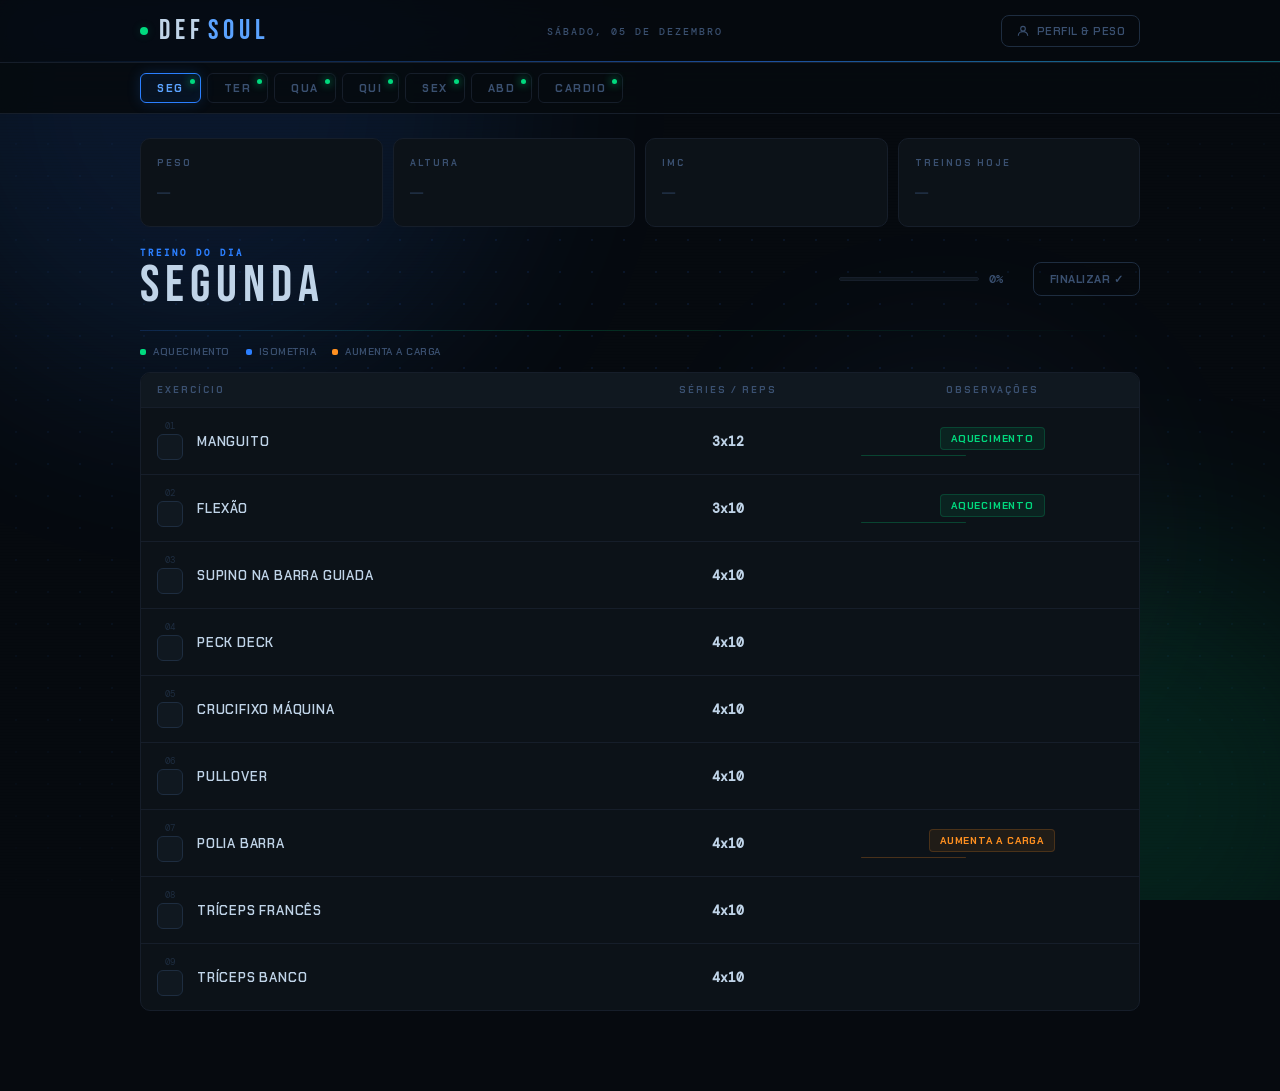
<file: index.html>
<!DOCTYPE html>
<html lang="pt-BR">
<head>
  <meta charset="utf-8">
  <meta name="viewport" content="width=device-width, initial-scale=1">
  <title>Treinos do Léo</title>
  <link rel="preconnect" href="https://fonts.googleapis.com">
  <link href="https://fonts.googleapis.com/css2?family=Bebas+Neue&family=Chakra+Petch:wght@300;400;500;600;700&family=DM+Mono:wght@400;500&display=swap" rel="stylesheet">
  <style>
    *, *::before, *::after { box-sizing: border-box; margin: 0; padding: 0; }

    :root {
      --bg:          #060a0f;
      --bg2:         #090d14;
      --panel:       #0c1218;
      --panel2:      #101820;
      --line:        #161e2a;
      --line2:       #1e2d40;
      --muted:       #3a5070;
      --text:        #c0d4e8;
      --blue:        #2b7fff;
      --blue2:       #5ba3ff;
      --blue-glow:   rgba(43,127,255,0.18);
      --blue-dim:    rgba(43,127,255,0.07);
      --green:       #00d97e;
      --green2:      #4fffb0;
      --green-glow:  rgba(0,217,126,0.18);
      --green-dim:   rgba(0,217,126,0.06);
      --red:         #ff4060;
      --orange:      #ff9020;
      --radius:      10px;
    }

    body {
      font-family: 'Chakra Petch', sans-serif;
      background: var(--bg);
      color: var(--text);
      min-height: 100vh;
      overflow-x: hidden;
    }

    /* ── BACKGROUND ── */
    .bg-layer {
      position: fixed;
      inset: 0;
      z-index: 0;
      pointer-events: none;
      overflow: hidden;
    }

    /* Subtle dot grid */
    .bg-layer::before {
      content: '';
      position: absolute;
      inset: 0;
      background-image: radial-gradient(circle, rgba(43,127,255,0.10) 1px, transparent 1px);
      background-size: 32px 32px;
      mask-image: radial-gradient(ellipse 80% 70% at 50% 50%, black 30%, transparent 100%);
    }

    /* Ambient orbs */
    .orb {
      position: absolute;
      border-radius: 50%;
      filter: blur(100px);
      opacity: 0.12;
      animation: orbFloat 14s ease-in-out infinite;
    }
    .orb-1 {
      width: 600px; height: 600px;
      background: var(--blue);
      top: -200px; left: -100px;
      animation-delay: 0s;
    }
    .orb-2 {
      width: 500px; height: 500px;
      background: var(--green);
      bottom: -150px; right: -100px;
      animation-delay: -7s;
    }
    .orb-3 {
      width: 350px; height: 350px;
      background: var(--blue2);
      top: 40%; left: 60%;
      animation-delay: -3.5s;
      opacity: 0.06;
    }
    @keyframes orbFloat {
      0%, 100% { transform: translate(0, 0) scale(1); }
      33%       { transform: translate(30px, -40px) scale(1.05); }
      66%       { transform: translate(-20px, 20px) scale(0.96); }
    }

    /* Thin scanline texture */
    .bg-layer::after {
      content: '';
      position: absolute;
      inset: 0;
      background: repeating-linear-gradient(
        0deg,
        transparent,
        transparent 2px,
        rgba(0,0,0,0.04) 2px,
        rgba(0,0,0,0.04) 3px
      );
      pointer-events: none;
    }

    /* ── HEADER ── */
    .header {
      position: sticky;
      top: 0;
      z-index: 100;
      background: rgba(6,10,15,0.85);
      backdrop-filter: blur(20px) saturate(180%);
      border-bottom: 1px solid var(--line);
    }
    .header::after {
      content: '';
      position: absolute;
      bottom: 0; left: 0; right: 0;
      height: 1px;
      background: linear-gradient(90deg, transparent 0%, var(--blue) 30%, var(--green) 70%, transparent 100%);
      background-size: 200% 100%;
      opacity: 0.6;
      animation: headerLine 6s ease-in-out infinite alternate;
    }
    @keyframes headerLine {
      0%   { background-position: 0% 0; opacity: 0.4; }
      100% { background-position: 100% 0; opacity: 0.7; }
    }

    .header-inner {
      max-width: 1040px;
      margin: 0 auto;
      padding: 0 20px;
      height: 62px;
      display: flex;
      align-items: center;
      justify-content: space-between;
      gap: 16px;
    }

    .logo {
      font-family: 'Bebas Neue', sans-serif;
      font-size: 28px;
      letter-spacing: 5px;
      line-height: 1;
      color: var(--text);
      display: flex;
      align-items: center;
      gap: 3px;
    }
    .logo-mark {
      display: inline-block;
      width: 8px; height: 8px;
      background: var(--green);
      border-radius: 50%;
      margin-right: 8px;
      box-shadow: 0 0 10px var(--green-glow);
      animation: pulse 2.4s ease-in-out infinite;
    }
    @keyframes pulse {
      0%, 100% { box-shadow: 0 0 8px var(--green-glow); transform: scale(1); }
      50%       { box-shadow: 0 0 20px rgba(0,217,126,0.5); transform: scale(1.2); }
    }
    .logo .accent { color: var(--blue2); }

    .header-date {
      font-size: 10px;
      color: var(--muted);
      text-transform: uppercase;
      letter-spacing: 2px;
      font-weight: 500;
      font-family: 'DM Mono', monospace;
      flex: 1;
      text-align: center;
    }

    .profile-btn {
      background: transparent;
      border: 1px solid var(--line2);
      color: var(--muted);
      border-radius: 8px;
      padding: 8px 14px;
      font-family: 'Chakra Petch', sans-serif;
      font-size: 11px;
      font-weight: 600;
      cursor: pointer;
      display: flex;
      align-items: center;
      gap: 7px;
      transition: all .2s;
      letter-spacing: 0.5px;
      text-transform: uppercase;
    }
    .profile-btn:hover {
      border-color: var(--blue);
      color: var(--blue2);
      box-shadow: 0 0 16px var(--blue-glow);
      background: var(--blue-dim);
    }
    .profile-btn svg { width: 14px; height: 14px; }

    /* ── TABS ── */
    .tabs-bar {
      position: sticky;
      top: 62px;
      z-index: 99;
      background: rgba(6,10,15,0.90);
      backdrop-filter: blur(14px);
      border-bottom: 1px solid var(--line);
    }
    .tabs-inner {
      max-width: 1040px;
      margin: 0 auto;
      padding: 10px 20px;
      display: flex;
      gap: 6px;
      flex-wrap: wrap;
    }
    .tab {
      font-family: 'Chakra Petch', sans-serif;
      font-weight: 700;
      font-size: 11px;
      letter-spacing: 1.5px;
      text-transform: uppercase;
      padding: 7px 16px;
      border-radius: 6px;
      border: 1px solid var(--line);
      background: transparent;
      color: var(--muted);
      cursor: pointer;
      transition: all .18s;
      position: relative;
    }
    .tab:hover { color: var(--text); border-color: var(--line2); }
    .tab.active {
      background: var(--blue-dim);
      border-color: var(--blue);
      color: var(--blue2);
      box-shadow: 0 0 14px var(--blue-glow), inset 0 0 10px rgba(43,127,255,0.05);
    }
    .tab.done-tab::after {
      content: '';
      position: absolute;
      top: 5px; right: 5px;
      width: 5px; height: 5px;
      border-radius: 50%;
      background: var(--green);
      box-shadow: 0 0 8px var(--green);
    }

    /* ── MAIN LAYOUT ── */
    .page {
      max-width: 1040px;
      margin: 0 auto;
      padding: 24px 20px 80px;
      position: relative;
      z-index: 1;
    }

    /* ── PROFILE MODAL ── */
    .modal-overlay {
      position: fixed;
      inset: 0;
      background: rgba(0,0,0,0.75);
      z-index: 500;
      display: none;
      align-items: center;
      justify-content: center;
      backdrop-filter: blur(8px);
    }
    .modal-overlay.open { display: flex; }
    .modal {
      background: var(--panel);
      border: 1px solid var(--line2);
      border-radius: 16px;
      padding: 32px;
      width: min(480px, calc(100vw - 32px));
      animation: slideUp .28s cubic-bezier(.16,1,.3,1);
      position: relative;
      box-shadow: 0 40px 80px rgba(0,0,0,.6), 0 0 0 1px rgba(43,127,255,0.06);
    }
    .modal::before {
      content: '';
      position: absolute;
      top: 0; left: 10%; right: 10%;
      height: 1px;
      background: linear-gradient(90deg, transparent, var(--blue), var(--green), transparent);
      opacity: 0.5;
    }
    @keyframes slideUp {
      from { opacity:0; transform:translateY(24px) scale(.97); }
      to   { opacity:1; transform:translateY(0) scale(1); }
    }
    .modal-title {
      font-family: 'Bebas Neue', sans-serif;
      font-size: 30px;
      letter-spacing: 4px;
      margin-bottom: 4px;
      color: var(--text);
    }
    .modal-sub { font-size: 12px; color: var(--muted); margin-bottom: 24px; line-height: 1.6; letter-spacing: 0.3px; }
    .form-grid { display: grid; grid-template-columns: 1fr 1fr; gap: 14px; margin-bottom: 20px; }
    .form-field { display: flex; flex-direction: column; gap: 6px; }
    .form-field label { font-size: 10px; font-weight: 700; color: var(--muted); text-transform: uppercase; letter-spacing: 1.5px; }
    .form-field input {
      background: var(--panel2);
      border: 1px solid var(--line2);
      border-radius: 8px;
      padding: 12px 14px;
      color: var(--text);
      font-family: 'DM Mono', monospace;
      font-size: 18px;
      font-weight: 500;
      transition: border-color .18s, box-shadow .18s;
    }
    .form-field input:focus {
      outline: none;
      border-color: var(--blue);
      box-shadow: 0 0 0 3px var(--blue-glow);
    }
    .bmi-card {
      background: var(--panel2);
      border: 1px solid var(--line2);
      border-radius: 10px;
      padding: 16px 18px;
      display: flex;
      justify-content: space-between;
      align-items: center;
      margin-bottom: 20px;
    }
    .bmi-label { font-size: 10px; font-weight: 700; color: var(--muted); text-transform: uppercase; letter-spacing: 1.5px; }
    .bmi-value { font-family: 'DM Mono', monospace; font-size: 36px; letter-spacing: 1px; color: var(--blue2); }
    .bmi-class { font-size: 10px; font-weight: 700; padding: 5px 13px; border-radius: 20px; letter-spacing: .5px; text-transform: uppercase; }
    .modal-actions { display: flex; gap: 10px; justify-content: space-between; align-items: center; flex-wrap: wrap; }
    .modal-actions-right { display: flex; gap: 10px; }
    .btn-save {
      background: var(--blue);
      color: #fff;
      border: none;
      border-radius: 8px;
      padding: 12px 24px;
      font-family: 'Chakra Petch', sans-serif;
      font-weight: 700;
      font-size: 12px;
      letter-spacing: 1px;
      text-transform: uppercase;
      cursor: pointer;
      transition: all .18s;
      box-shadow: 0 4px 20px rgba(43,127,255,.3);
    }
    .btn-save:hover { background: var(--blue2); box-shadow: 0 6px 28px rgba(43,127,255,.45); transform: translateY(-1px); }
    .btn-cancel {
      background: transparent;
      color: var(--muted);
      border: 1px solid var(--line2);
      border-radius: 8px;
      padding: 12px 20px;
      font-family: 'Chakra Petch', sans-serif;
      font-weight: 600;
      font-size: 12px;
      cursor: pointer;
      transition: all .18s;
      text-transform: uppercase;
      letter-spacing: 0.5px;
    }
    .btn-cancel:hover { border-color: var(--line2); color: var(--text); background: var(--panel2); }
    .btn-reset-profile {
      background: transparent;
      color: var(--muted);
      border: 1px solid var(--line);
      border-radius: 8px;
      padding: 10px 14px;
      font-family: 'Chakra Petch', sans-serif;
      font-weight: 600;
      font-size: 11px;
      letter-spacing: 0.5px;
      cursor: pointer;
      transition: all .18s;
      display: flex;
      align-items: center;
      gap: 6px;
    }
    .btn-reset-profile:hover { border-color: var(--red); color: var(--red); background: rgba(255,64,96,.05); }

    /* weight history */
    .weight-history { margin-bottom: 20px; }
    .weight-history-title { font-size: 10px; font-weight: 700; color: var(--muted); text-transform: uppercase; letter-spacing: 1.5px; margin-bottom: 10px; }
    .weight-list { display: flex; flex-direction: column; gap: 6px; max-height: 140px; overflow-y: auto; }
    .weight-list::-webkit-scrollbar { width: 3px; }
    .weight-list::-webkit-scrollbar-track { background: transparent; }
    .weight-list::-webkit-scrollbar-thumb { background: var(--line2); border-radius: 4px; }
    .weight-entry { display: flex; justify-content: space-between; align-items: center; padding: 8px 12px; background: var(--panel2); border-radius: 7px; font-size: 12px; border: 1px solid var(--line); }
    .weight-entry-date { color: var(--muted); font-family: 'DM Mono', monospace; font-size: 11px; }
    .weight-entry-val { font-weight: 700; color: var(--green); font-family: 'DM Mono', monospace; }
    .weight-entry-del { background: none; border: none; color: var(--muted); cursor: pointer; font-size: 16px; line-height: 1; padding: 0 4px; transition: color .15s; }
    .weight-entry-del:hover { color: var(--red); }

    /* ── STATS BAR ── */
    .stats-bar {
      display: grid;
      grid-template-columns: repeat(4, 1fr);
      gap: 10px;
      margin-bottom: 20px;
    }
    .stat-card {
      background: var(--panel);
      border: 1px solid var(--line);
      border-radius: var(--radius);
      padding: 18px 16px;
      transition: border-color .2s, box-shadow .2s, transform .2s;
      position: relative;
      overflow: hidden;
    }
    .stat-card::before {
      content: '';
      position: absolute;
      top: 0; left: 0; right: 0;
      height: 2px;
      background: linear-gradient(90deg, var(--blue), var(--green));
      opacity: 0;
      transition: opacity .25s;
    }
    .stat-card:hover { border-color: var(--line2); box-shadow: 0 4px 24px rgba(43,127,255,0.06); transform: translateY(-1px); }
    .stat-card:hover::before { opacity: 1; }
    .stat-card-label { font-size: 9px; font-weight: 700; text-transform: uppercase; letter-spacing: 2px; color: var(--muted); margin-bottom: 10px; }
    .stat-card-value { font-family: 'DM Mono', monospace; font-size: 30px; letter-spacing: -1px; line-height: 1; color: var(--blue2); }
    .stat-card-unit { font-size: 11px; font-weight: 500; color: var(--muted); margin-left: 2px; font-family: 'Chakra Petch', sans-serif; }
    .stat-card-empty { font-size: 22px; color: var(--line2); font-family: 'DM Mono', monospace; letter-spacing: 1px; }

    /* ── WORKOUT CARD ── */
    .workout-header {
      display: flex;
      align-items: center;
      justify-content: space-between;
      flex-wrap: wrap;
      gap: 12px;
      margin-bottom: 20px;
    }
    .workout-title-wrap { display: flex; flex-direction: column; gap: 2px; }
    .workout-label {
      font-size: 9px;
      font-weight: 700;
      text-transform: uppercase;
      letter-spacing: 3px;
      color: var(--blue);
      font-family: 'DM Mono', monospace;
    }
    .workout-title {
      font-family: 'Bebas Neue', sans-serif;
      font-size: 52px;
      letter-spacing: 6px;
      line-height: 0.95;
      color: var(--text);
    }

    .day-controls { display: flex; gap: 10px; align-items: center; }
    .day-progress-wrap { display: flex; align-items: center; gap: 10px; }
    .day-progress-track {
      width: 140px;
      height: 4px;
      background: var(--panel2);
      border-radius: 99px;
      overflow: hidden;
      border: 1px solid var(--line);
    }
    .day-progress-bar {
      height: 100%;
      width: 0;
      background: linear-gradient(90deg, var(--blue), var(--green));
      border-radius: 99px;
      transition: width .5s cubic-bezier(.4,0,.2,1);
      box-shadow: 0 0 8px rgba(43,127,255,0.3);
    }
    .day-progress-bar.full {
      animation: barPulse 2.4s ease-in-out infinite;
    }
    @keyframes barPulse {
      0%,100% { box-shadow: 0 0 6px rgba(0,217,126,0.3); }
      50%      { box-shadow: 0 0 18px rgba(0,217,126,0.6); }
    }
    .day-progress-pct { font-family: 'DM Mono', monospace; font-size: 12px; font-weight: 500; color: var(--muted); min-width: 34px; }

    .finish-btn {
      background: transparent;
      border: 1px solid var(--line2);
      color: var(--muted);
      border-radius: 8px;
      padding: 9px 16px;
      font-family: 'Chakra Petch', sans-serif;
      font-weight: 700;
      font-size: 11px;
      letter-spacing: 0.5px;
      text-transform: uppercase;
      cursor: pointer;
      transition: all .18s;
    }
    .finish-btn:hover { border-color: var(--green); color: var(--green); box-shadow: 0 0 14px var(--green-glow); }
    .card-completed .finish-btn {
      background: var(--green-dim);
      border-color: var(--green);
      color: var(--green);
      box-shadow: 0 4px 20px var(--green-glow);
      animation: completedPulse 2.8s ease-in-out infinite;
    }
    @keyframes completedPulse {
      0%,100% { box-shadow: 0 4px 20px rgba(0,217,126,0.2); }
      50%      { box-shadow: 0 4px 32px rgba(0,217,126,0.45); }
    }

    .reset-btn {
      background: transparent;
      border: 1px solid var(--line);
      color: var(--muted);
      border-radius: 8px;
      padding: 9px 16px;
      font-family: 'Chakra Petch', sans-serif;
      font-weight: 700;
      font-size: 11px;
      text-transform: uppercase;
      letter-spacing: 0.5px;
      cursor: pointer;
      transition: all .18s;
      display: none;
    }
    .reset-btn.visible { display: inline-flex; align-items: center; gap: 6px; }
    .reset-btn:hover { border-color: var(--red); color: var(--red); }

    /* DIVIDER line before table */
    .section-divider {
      height: 1px;
      background: linear-gradient(90deg, var(--blue) 0%, var(--green) 40%, transparent 100%);
      opacity: 0.2;
      margin-bottom: 14px;
    }

    /* LEGEND */
    .legend { display: flex; gap: 16px; flex-wrap: wrap; margin-bottom: 14px; }
    .legend-item { display: flex; align-items: center; gap: 7px; font-size: 10px; color: var(--muted); font-weight: 600; letter-spacing: 0.5px; text-transform: uppercase; }
    .legend-dot { width: 6px; height: 6px; border-radius: 2px; flex-shrink: 0; }

    /* TABLE */
    .table-wrap {
      overflow-x: auto;
      border: 1px solid var(--line);
      border-radius: var(--radius);
      background: var(--panel);
    }
    table { width: 100%; border-collapse: collapse; }

    thead th {
      background: var(--panel2);
      padding: 11px 16px;
      font-size: 9px;
      font-weight: 700;
      text-transform: uppercase;
      letter-spacing: 2px;
      color: var(--muted);
      border-bottom: 1px solid var(--line);
      white-space: nowrap;
      font-family: 'Chakra Petch', sans-serif;
    }
    thead th:nth-child(1) { text-align: left; }
    thead th:nth-child(2) { text-align: center; }
    thead th:nth-child(3) { text-align: center; }

    tbody tr {
      border-bottom: 1px solid var(--line);
      transition: background .15s;
      position: relative;
      opacity: 0;
      transform: translateY(6px);
      animation: rowIn .35s cubic-bezier(.16,1,.3,1) forwards;
    }
    @keyframes rowIn { to { opacity: 1; transform: translateY(0); } }
    tbody tr:last-child { border-bottom: none; }
    tbody tr:hover { background: rgba(43,127,255,0.025); }
    tbody tr::before {
      content: '';
      position: absolute;
      left: 0; top: 0; bottom: 0;
      width: 2px;
      background: linear-gradient(to bottom, var(--blue), var(--green));
      opacity: 0;
      transition: opacity .2s;
    }
    tbody tr:hover::before { opacity: 0.5; }
    tbody tr.row-done { background: rgba(0,217,126,0.03); }
    tbody tr.row-done .exercise-name { color: var(--muted); }

    tbody td { padding: 14px 16px; font-size: 13px; vertical-align: middle; }

    /* Col 1 — checkbox + exercício */
    .td-exercise {
      text-align: left;
      display: flex;
      align-items: center;
      gap: 14px;
      padding: 14px 16px;
    }

    /* Col 2 — séries */
    tbody td:nth-child(2) {
      text-align: center;
      font-weight: 600;
      font-family: 'DM Mono', monospace;
      color: var(--text);
    }

    /* Col 3 — obs */
    tbody td:nth-child(3) { text-align: center; }

    /* Checkbox: número em cima, caixa embaixo */
    .cell-check {
      display: flex;
      flex-direction: column;
      align-items: center;
      gap: 3px;
      flex-shrink: 0;
    }

    /* Row number */
    .row-num {
      font-family: 'DM Mono', monospace;
      font-size: 9px;
      color: var(--line2);
      line-height: 1;
    }

    .exercise-name {
      font-weight: 600;
      font-size: 13px;
      text-transform: uppercase;
      letter-spacing: 0.8px;
      color: var(--text);
      transition: color .15s;
    }

    /* CHECKBOX */
    .todo-box {
      width: 26px; height: 26px;
      border: 1px solid var(--line2);
      border-radius: 6px;
      display: inline-flex;
      align-items: center;
      justify-content: center;
      cursor: pointer;
      background: var(--panel2);
      transition: all .18s;
      font-size: 12px;
      color: transparent;
      margin: 0;
    }
    .todo-box.checked {
      background: var(--green-dim);
      border-color: var(--green);
      color: var(--green);
      box-shadow: 0 0 10px rgba(0,217,126,.2);
    }
    .todo-box:hover:not(.checked) {
      border-color: var(--blue);
      background: var(--blue-dim);
      box-shadow: 0 0 10px var(--blue-glow);
    }

    /* BADGE */
    .badge {
      display: inline-flex;
      align-items: center;
      gap: 5px;
      padding: 4px 10px;
      border-radius: 4px;
      font-size: 10px;
      font-weight: 700;
      text-transform: uppercase;
      letter-spacing: 0.8px;
      white-space: nowrap;
      font-family: 'Chakra Petch', sans-serif;
      transition: all .2s;
      animation: badgePop .4s cubic-bezier(.16,1,.3,1) both;
    }
    @keyframes badgePop {
      from { opacity: 0; transform: scale(0.88); }
      to   { opacity: 1; transform: scale(1); }
    }
    .obs-bar {
      margin-top: 5px;
      height: 1px;
      border-radius: 99px;
      width: 40%;
      opacity: .25;
    }

    /* WEIGHT CHART */
    .chart-section {
      background: var(--panel);
      border: 1px solid var(--line);
      border-radius: var(--radius);
      padding: 20px;
      margin-bottom: 20px;
      position: relative;
      overflow: hidden;
    }
    .chart-section::before {
      content: '';
      position: absolute;
      top: 0; left: 0;
      width: 100%; height: 100%;
      background: radial-gradient(ellipse at top left, rgba(43,127,255,0.03), transparent 60%);
      pointer-events: none;
    }
    .chart-header { display: flex; align-items: baseline; gap: 12px; margin-bottom: 16px; }
    .chart-title { font-family: 'Bebas Neue', sans-serif; font-size: 22px; letter-spacing: 3px; color: var(--text); }
    .chart-sub { font-size: 10px; color: var(--muted); font-weight: 600; letter-spacing: 1px; text-transform: uppercase; }
    canvas#weightChart { width: 100% !important; height: 120px !important; display: block; }

    /* TOAST */
    .toast {
      position: fixed;
      bottom: 28px;
      left: 50%;
      transform: translateX(-50%) translateY(16px);
      background: var(--panel2);
      border: 1px solid var(--blue);
      color: var(--blue2);
      padding: 11px 22px;
      border-radius: 8px;
      font-size: 12px;
      font-weight: 700;
      letter-spacing: 1px;
      text-transform: uppercase;
      box-shadow: 0 16px 40px rgba(0,0,0,.5), 0 0 20px var(--blue-glow);
      opacity: 0;
      pointer-events: none;
      transition: all .25s cubic-bezier(.16,1,.3,1);
      z-index: 9999;
      white-space: nowrap;
      font-family: 'Chakra Petch', sans-serif;
    }
    .toast.show { opacity: 1; transform: translateX(-50%) translateY(0); }

    /* ── RESPONSIVE ── */
    @media (max-width: 600px) {
      /* Stats */
      .stats-bar { grid-template-columns: 1fr 1fr; gap: 8px; }
      .stat-card { padding: 12px 14px; }
      .stat-card-value { font-size: 24px; }

      /* Header */
      .header-inner { padding: 0 14px; }
      .header-date { display: none; }
      .logo { font-size: 22px; letter-spacing: 3px; }
      .profile-btn { padding: 7px 10px; font-size: 10px; }

      /* Tabs — scroll horizontal em vez de quebrar linha */
      .tabs-inner {
        padding: 8px 12px;
        gap: 5px;
        flex-wrap: nowrap;
        overflow-x: auto;
        -webkit-overflow-scrolling: touch;
        scrollbar-width: none;
      }
      .tabs-inner::-webkit-scrollbar { display: none; }
      .tab { padding: 6px 12px; font-size: 10px; flex-shrink: 0; }

      /* Workout header — empilha título e controles */
      .workout-header {
        flex-direction: column;
        align-items: flex-start;
        gap: 10px;
      }
      .workout-title { font-size: 36px; letter-spacing: 4px; }
      .day-controls { width: 100%; justify-content: space-between; flex-wrap: wrap; gap: 8px; }
      .day-progress-wrap { flex: 1; min-width: 0; }
      .day-progress-track { width: 100%; min-width: 60px; }
      .finish-btn, .reset-btn { font-size: 10px; padding: 8px 12px; flex-shrink: 0; }

      /* Tabela mobile */
      .table-wrap { border-radius: 8px; }
      thead th { padding: 9px 10px; font-size: 7px; letter-spacing: 0.8px; }
      tbody td { padding: 12px 10px; font-size: 11px; }
      .td-exercise { padding: 12px 10px; gap: 10px; }
      .exercise-name { font-size: 11px; letter-spacing: 0.3px; }
      .badge { font-size: 8px; padding: 3px 6px; letter-spacing: 0.4px; }
      .todo-box { width: 24px; height: 24px; font-size: 11px; }
      .row-num { font-size: 8px; }

      /* Page */
      .page { padding: 14px 12px 80px; }
      .legend { gap: 10px; }

      /* Modal */
      .form-grid { grid-template-columns: 1fr; }
      .modal { padding: 24px 18px; }
      .modal-actions { flex-direction: column-reverse; }
      .modal-actions-right { width: 100%; justify-content: flex-end; }
      .btn-reset-profile { width: 100%; justify-content: center; }
    }
  </style>
</head>
<body>

<!-- BACKGROUND -->
<div class="bg-layer">
  <div class="orb orb-1"></div>
  <div class="orb orb-2"></div>
  <div class="orb orb-3"></div>
</div>

<!-- HEADER -->
<header class="header">
  <div class="header-inner">
    <div class="logo">
      <span class="logo-mark"></span>
      Def<span class="accent">soul</span>
    </div>
    <div class="header-date" id="headerDate"></div>
    <button class="profile-btn" onclick="openModal()">
      <svg viewBox="0 0 24 24" fill="none" stroke="currentColor" stroke-width="2"><circle cx="12" cy="8" r="4"/><path d="M4 20c0-4 3.6-7 8-7s8 3 8 7"/></svg>
      Perfil &amp; Peso
    </button>
  </div>
</header>

<!-- TABS -->
<nav class="tabs-bar">
  <div class="tabs-inner" id="tabsInner">
    <button class="tab active" data-day="Segunda">Seg</button>
    <button class="tab" data-day="Terça">Ter</button>
    <button class="tab" data-day="Quarta">Qua</button>
    <button class="tab" data-day="Quinta">Qui</button>
    <button class="tab" data-day="Sexta">Sex</button>
    <button class="tab" data-day="Abdominal">Abd</button>
    <button class="tab" data-day="Cardio">Cardio</button>
  </div>
</nav>

<!-- PROFILE MODAL -->
<div class="modal-overlay" id="modalOverlay" onclick="closeModalOnBg(event)">
  <div class="modal">
    <div class="modal-title">Meu Perfil</div>
    <div class="modal-sub">Registre seu peso e altura para acompanhar seu IMC.</div>

    <div class="form-grid">
      <div class="form-field">
        <label>Peso atual (kg)</label>
        <input type="number" id="inputPeso" placeholder="78.5" step="0.1" min="30" max="300">
      </div>
      <div class="form-field">
        <label>Altura (cm)</label>
        <input type="number" id="inputAltura" placeholder="178" step="1" min="100" max="250">
      </div>
    </div>

    <div class="bmi-card" id="bmiCard">
      <div>
        <div class="bmi-label">IMC</div>
        <div class="bmi-value" id="bmiValue">—</div>
      </div>
      <div class="bmi-class" id="bmiClass" style="background:var(--panel2);color:var(--muted)">Preencha os dados</div>
    </div>

    <div class="weight-history" id="weightHistoryWrap">
      <div class="weight-history-title">Histórico de Peso</div>
      <div class="weight-list" id="weightList"></div>
    </div>

    <div class="modal-actions">
      <button class="btn-reset-profile" onclick="resetProfile()">
        <svg width="13" height="13" viewBox="0 0 24 24" fill="none" stroke="currentColor" stroke-width="2.5"><path d="M3 12a9 9 0 1 0 9-9 9.75 9.75 0 0 0-6.74 2.74L3 8"/><path d="M3 3v5h5"/></svg>
        Limpar tudo
      </button>
      <div class="modal-actions-right">
        <button class="btn-cancel" onclick="closeModal()">Fechar</button>
        <button class="btn-save" onclick="saveProfile()">Salvar</button>
      </div>
    </div>
  </div>
</div>

<!-- MAIN -->
<main class="page">
  <div class="stats-bar" id="statsBar">
    <div class="stat-card">
      <div class="stat-card-label">Peso</div>
      <div id="statPeso" class="stat-card-empty">—</div>
    </div>
    <div class="stat-card">
      <div class="stat-card-label">Altura</div>
      <div id="statAltura" class="stat-card-empty">—</div>
    </div>
    <div class="stat-card">
      <div class="stat-card-label">IMC</div>
      <div id="statImc" class="stat-card-empty">—</div>
    </div>
    <div class="stat-card">
      <div class="stat-card-label">Treinos hoje</div>
      <div id="statTreinos" class="stat-card-empty">—</div>
    </div>
  </div>

  <div class="chart-section" id="chartSection" style="display:none">
    <div class="chart-header">
      <div class="chart-title">Evolução do Peso</div>
      <div class="chart-sub">Últimos registros</div>
    </div>
    <canvas id="weightChart"></canvas>
  </div>

  <div id="content"></div>
</main>

<div class="toast" id="toast"></div>

<script>
// ── DATA ──
const WORKOUTS = {"Segunda":[{"exercicio":"Manguito","series":"3x12","obs":"Aquecimento"},{"exercicio":"Flexão","series":"3x10","obs":"Aquecimento"},{"exercicio":"Supino na Barra guiada","series":"4x10","obs":""},{"exercicio":"Peck Deck","series":"4x10","obs":""},{"exercicio":"Crucifixo máquina","series":"4x10","obs":""},{"exercicio":"Pullover","series":"4x10","obs":""},{"exercicio":"Polia barra","series":"4x10","obs":"Aumenta a carga"},{"exercicio":"Tríceps Francês","series":"4x10","obs":""},{"exercicio":"Tríceps Banco","series":"4x10","obs":""}],"Terça":[{"exercicio":"Agachamento","series":"1x50","obs":"Aquecimento"},{"exercicio":"Agachamento na Barra guiada","series":"4x10","obs":"Aumenta a carga"},{"exercicio":"Leg 45","series":"4x10","obs":""},{"exercicio":"Cadeira extensora","series":"10/10","obs":"Isometria"},{"exercicio":"Cadeira adutora","series":"4x15","obs":""},{"exercicio":"Passada","series":"3x12","obs":""},{"exercicio":"Panturrilha Banco","series":"4x10","obs":"Isometria"}],"Quarta":[{"exercicio":"Manguito","series":"3x12","obs":"Aquecimento"},{"exercicio":"Remada fechada TRX","series":"4x10","obs":""},{"exercicio":"Barra fixa com pegada neutra","series":"3x5a7","obs":""},{"exercicio":"Puxador frente","series":"4x10","obs":"Aumenta a carga"},{"exercicio":"Remada baixa com triângulo","series":"4x10","obs":""},{"exercicio":"Remada aberta no Cross","series":"4x10","obs":"Aumenta a carga"},{"exercicio":"Rosca direto barra","series":"4x8 (volta lenta)","obs":""},{"exercicio":"Rosca uni na polia","series":"4x10","obs":""},{"exercicio":"Rosca martelo barra neutra","series":"5x8","obs":""},{"exercicio":"Rosca inversa","series":"3x12","obs":""}],"Quinta":[{"exercicio":"Cadeira abdutora","series":"3x15","obs":"Aquecimento"},{"exercicio":"Elevação pélvica","series":"4x10","obs":""},{"exercicio":"Agachamento sumo com halter","series":"4x10","obs":""},{"exercicio":"Glúteo Máquina","series":"3x15","obs":""},{"exercicio":"Stiff Barra","series":"4x10","obs":""},{"exercicio":"Mesa flexora","series":"4x10","obs":""},{"exercicio":"Panturrilha","series":"3x30","obs":""},{"exercicio":"Cadeira Romana (lombar)","series":"3x10","obs":""}],"Sexta":[{"exercicio":"Manguito","series":"3x12","obs":"Aquecimento"},{"exercicio":"Elevação frontal + Lateral","series":"3x10","obs":""},{"exercicio":"Desenvolvimento máquina","series":"4x10","obs":"Aumenta a carga"},{"exercicio":"Crucifixo invertido","series":"4x10","obs":""},{"exercicio":"Elevação lateral","series":"3x12","obs":"Aumenta a carga"},{"exercicio":"Encolhimento com halter","series":"3x15","obs":""},{"exercicio":"Remada alta com barra","series":"3x12","obs":""},{"exercicio":"Rosca punho","series":"3x12","obs":""}],"Abdominal":[{"exercicio":"Canivete","series":"3x30","obs":""},{"exercicio":"Oblíquo no cross","series":"3x20","obs":""},{"exercicio":"Infra no banco declinado","series":"3x15 a 20","obs":""},{"exercicio":"Prancha","series":"3x1 minuto","obs":""}],"Cardio":[{"exercicio":"Pular corda","series":"","obs":""},{"exercicio":"Esteira","series":"","obs":""},{"exercicio":"Bike ergométrica","series":"","obs":""}]};

const OBS_META = {
  'Aquecimento':     { color: '#00d97e' },
  'Isometria':       { color: '#2b7fff' },
  'Aumenta a carga': { color: '#ff9020' }
};

const KEY = 'leofit_v2';
function load(){ try{ return JSON.parse(localStorage.getItem(KEY))||{}; }catch{ return {}; } }
function save(s){ localStorage.setItem(KEY, JSON.stringify(s)); }

function todayStr(){
  const d = new Date();
  return d.toISOString().split('T')[0];
}

// ── TOAST ──
function toast(msg){
  const el = document.getElementById('toast');
  el.textContent = msg;
  el.classList.add('show');
  setTimeout(()=> el.classList.remove('show'), 2400);
}

// ── HEADER DATE ──
(function(){
  const d = new Date();
  const opts = { weekday:'long', day:'2-digit', month:'long' };
  document.getElementById('headerDate').textContent = d.toLocaleDateString('pt-BR', opts);
})();

// ── PROFILE MODAL ──
function openModal(){
  const s = load();
  const p = s.profile || {};
  document.getElementById('inputPeso').value = p.peso || '';
  document.getElementById('inputAltura').value = p.altura || '';
  updateBmiPreview();
  renderWeightHistory();
  document.getElementById('modalOverlay').classList.add('open');
}
function closeModal(){ document.getElementById('modalOverlay').classList.remove('open'); }
function closeModalOnBg(e){ if(e.target === document.getElementById('modalOverlay')) closeModal(); }

document.getElementById('inputPeso').addEventListener('input', updateBmiPreview);
document.getElementById('inputAltura').addEventListener('input', updateBmiPreview);

function updateBmiPreview(){
  const p = parseFloat(document.getElementById('inputPeso').value);
  const h = parseFloat(document.getElementById('inputAltura').value) / 100;
  if(!p || !h){ document.getElementById('bmiValue').textContent='—'; return; }
  const bmi = (p / (h*h)).toFixed(1);
  document.getElementById('bmiValue').textContent = bmi;
  const {label, bg, fg} = bmiClass(bmi);
  const el = document.getElementById('bmiClass');
  el.textContent = label;
  el.style.background = bg;
  el.style.color = fg || '#080a0e';
}

function bmiClass(bmi){
  bmi = parseFloat(bmi);
  if(bmi < 18.5) return { label:'Abaixo do peso', bg:'#2b7fff', fg:'#fff' };
  if(bmi < 25)   return { label:'Peso normal ✓',  bg:'#00d97e', fg:'#04060b' };
  if(bmi < 30)   return { label:'Sobrepeso',       bg:'#ff9020', fg:'#04060b' };
  return                 { label:'Obesidade',       bg:'#ff4060', fg:'#fff' };
}

function saveProfile(){
  const peso = parseFloat(document.getElementById('inputPeso').value);
  const altura = parseFloat(document.getElementById('inputAltura').value);
  if(!peso || !altura){ toast('Preencha peso e altura!'); return; }
  const s = load();
  s.profile = s.profile || {};
  s.profile.peso = peso;
  s.profile.altura = altura;
  s.weightHistory = s.weightHistory || [];
  const today = todayStr();
  const existing = s.weightHistory.findIndex(e => e.date === today);
  if(existing >= 0){ s.weightHistory[existing].peso = peso; }
  else { s.weightHistory.push({ date: today, peso }); }
  if(s.weightHistory.length > 30) s.weightHistory = s.weightHistory.slice(-30);
  save(s);
  updateStatsBar();
  renderWeightHistory();
  renderWeightChart();
  toast('Perfil salvo! 💪');
}

function resetProfile(){
  if(!confirm('Apagar peso, altura e histórico de peso? Os treinos não serão afetados.')) return;
  const s = load();
  delete s.profile;
  delete s.weightHistory;
  save(s);
  document.getElementById('inputPeso').value = '';
  document.getElementById('inputAltura').value = '';
  document.getElementById('bmiValue').textContent = '—';
  const bmiEl = document.getElementById('bmiClass');
  bmiEl.textContent = 'Preencha os dados';
  bmiEl.style.background = 'var(--panel2)';
  bmiEl.style.color = 'var(--muted)';
  renderWeightHistory();
  renderWeightChart();
  updateStatsBar();
  toast('Perfil resetado.');
}

function deleteWeightEntry(date){
  const s = load();
  s.weightHistory = (s.weightHistory||[]).filter(e => e.date !== date);
  save(s);
  renderWeightHistory();
  renderWeightChart();
  updateStatsBar();
}

function renderWeightHistory(){
  const s = load();
  const list = document.getElementById('weightList');
  const history = [...(s.weightHistory||[])].reverse();
  if(!history.length){
    list.innerHTML = '<div style="color:var(--muted);font-size:12px;padding:8px 0;font-family:\'Chakra Petch\',sans-serif">Nenhum registro ainda.</div>';
    return;
  }
  list.innerHTML = history.map(e => {
    const dt = new Date(e.date+'T12:00:00').toLocaleDateString('pt-BR',{day:'2-digit',month:'short'});
    return `<div class="weight-entry">
      <span class="weight-entry-date">${dt}</span>
      <span class="weight-entry-val">${e.peso} kg</span>
      <button class="weight-entry-del" onclick="deleteWeightEntry('${e.date}')" title="Remover">×</button>
    </div>`;
  }).join('');
}

// ── STATS BAR ──
function updateStatsBar(){
  const s = load();
  const p = s.profile || {};
  const today = todayStr();

  const pesoEl = document.getElementById('statPeso');
  const altEl = document.getElementById('statAltura');
  const imcEl = document.getElementById('statImc');
  const tEl = document.getElementById('statTreinos');

  if(p.peso){
    pesoEl.innerHTML = `<span class="stat-card-value">${p.peso}<span class="stat-card-unit">kg</span></span>`;
  } else {
    pesoEl.innerHTML = `<div class="stat-card-empty">—</div>`;
  }
  if(p.altura){
    altEl.innerHTML = `<span class="stat-card-value">${p.altura}<span class="stat-card-unit">cm</span></span>`;
  } else {
    altEl.innerHTML = `<div class="stat-card-empty">—</div>`;
  }
  if(p.peso && p.altura){
    const h = p.altura / 100;
    const bmi = (p.peso/(h*h)).toFixed(1);
    const {label, bg} = bmiClass(bmi);
    imcEl.innerHTML = `<span class="stat-card-value" style="color:${bg}">${bmi}</span><div style="font-size:9px;color:var(--muted);margin-top:5px;font-weight:700;text-transform:uppercase;letter-spacing:1px">${label}</div>`;
  } else {
    imcEl.innerHTML = `<div class="stat-card-empty">—</div>`;
  }

  let doneCount = 0;
  const days = Object.keys(WORKOUTS);
  days.forEach(day => {
    const dd = s[day] && s[day][today];
    if(dd && dd.done && dd.done.length === WORKOUTS[day].length && WORKOUTS[day].length > 0) doneCount++;
  });
  if(doneCount > 0){
    tEl.innerHTML = `<span class="stat-card-value" style="color:var(--green)">${doneCount}<span class="stat-card-unit">dia${doneCount>1?'s':''}</span></span>`;
  } else {
    tEl.innerHTML = `<div class="stat-card-empty">—</div>`;
  }
}

// ── WEIGHT CHART ──
function renderWeightChart(){
  const s = load();
  const history = s.weightHistory || [];
  const section = document.getElementById('chartSection');
  if(history.length < 2){ section.style.display='none'; return; }
  section.style.display = 'block';
  const canvas = document.getElementById('weightChart');
  const ctx = canvas.getContext('2d');
  const W = canvas.offsetWidth || 600, H = 120;
  canvas.width = W * window.devicePixelRatio;
  canvas.height = H * window.devicePixelRatio;
  ctx.scale(window.devicePixelRatio, window.devicePixelRatio);
  ctx.clearRect(0,0,W,H);

  const vals = history.map(e=>e.peso);
  const min = Math.min(...vals)-2, max = Math.max(...vals)+2;
  const pad = { l:8, r:8, t:16, b:24 };
  const cw = W - pad.l - pad.r, ch = H - pad.t - pad.b;
  const xs = history.map((_,i) => pad.l + (i/(history.length-1||1))*cw);
  const ys = vals.map(v => pad.t + ch - ((v-min)/(max-min||1))*ch);

  // gradient fill
  const grad = ctx.createLinearGradient(0, pad.t, 0, H);
  grad.addColorStop(0, 'rgba(43,127,255,0.18)');
  grad.addColorStop(0.6, 'rgba(0,217,126,0.06)');
  grad.addColorStop(1, 'rgba(0,217,126,0)');
  ctx.beginPath();
  ctx.moveTo(xs[0], H);
  xs.forEach((x,i) => ctx.lineTo(x, ys[i]));
  ctx.lineTo(xs[xs.length-1], H);
  ctx.closePath();
  ctx.fillStyle = grad;
  ctx.fill();

  // line (blue → green gradient)
  const lineGrad = ctx.createLinearGradient(xs[0], 0, xs[xs.length-1], 0);
  lineGrad.addColorStop(0, '#2b7fff');
  lineGrad.addColorStop(1, '#00d97e');
  ctx.beginPath();
  ctx.moveTo(xs[0], ys[0]);
  xs.forEach((x,i) => ctx.lineTo(x, ys[i]));
  ctx.strokeStyle = lineGrad;
  ctx.lineWidth = 2;
  ctx.lineJoin = 'round';
  ctx.stroke();

  // dots + labels
  history.forEach((e,i) => {
    ctx.beginPath();
    ctx.arc(xs[i], ys[i], 3.5, 0, Math.PI*2);
    ctx.fillStyle = i === history.length - 1 ? '#00d97e' : '#2b7fff';
    ctx.fill();

    ctx.fillStyle = 'rgba(192,212,232,0.8)';
    ctx.font = '10px DM Mono, monospace';
    ctx.textAlign = 'center';
    ctx.fillText(e.peso+'kg', xs[i], ys[i]-9);
    const dt = new Date(e.date+'T12:00:00').toLocaleDateString('pt-BR',{day:'2-digit',month:'2-digit'});
    ctx.fillStyle = 'rgba(58,80,112,0.9)';
    ctx.font = '9px Chakra Petch, sans-serif';
    ctx.fillText(dt, xs[i], H-6);
  });
}

// ── RENDER WORKOUT ──
function render(day){
  const content = document.getElementById('content');
  content.innerHTML = '';
  const items = WORKOUTS[day] || [];

  if(items.length === 0){
    content.innerHTML = `<div style="text-align:center;padding:60px 0;color:var(--muted)"><div style="font-family:'Bebas Neue',sans-serif;font-size:40px;letter-spacing:5px;margin-bottom:8px;color:var(--text)">${day}</div><div style="font-size:11px;letter-spacing:2px;text-transform:uppercase">Sem exercícios cadastrados.</div></div>`;
    return;
  }

  const s = load();
  const today = todayStr();
  s[day] = s[day]||{};
  s[day][today] = s[day][today]||{done:[]};
  const doneSet = new Set(s[day][today].done);

  const wrap = document.createElement('div');

  // header
  const hdr = document.createElement('div'); hdr.className = 'workout-header';
  const titleWrap = document.createElement('div'); titleWrap.className = 'workout-title-wrap';
  const label = document.createElement('div'); label.className = 'workout-label'; label.textContent = 'Treino do dia';
  const title = document.createElement('div'); title.className = 'workout-title'; title.textContent = day;
  titleWrap.appendChild(label); titleWrap.appendChild(title);

  const controls = document.createElement('div'); controls.className = 'day-controls';
  const progWrap = document.createElement('div'); progWrap.className = 'day-progress-wrap';
  const progTrack = document.createElement('div'); progTrack.className = 'day-progress-track';
  const progBar = document.createElement('div'); progBar.className = 'day-progress-bar';
  const progPct = document.createElement('div'); progPct.className = 'day-progress-pct';
  progTrack.appendChild(progBar); progWrap.appendChild(progTrack); progWrap.appendChild(progPct);

  const finBtn = document.createElement('button'); finBtn.className = 'finish-btn'; finBtn.textContent = 'Finalizar ✓';
  finBtn.onclick = () => {
    items.forEach((_,i) => doneSet.add(i));
    s[day][today].done = [...doneSet]; save(s);
    updateProgress(); updateTabDone(day); updateStatsBar();
    toast('Treino finalizado! 🔥');
    render(day);
  };

  const resetBtn = document.createElement('button');
  resetBtn.className = 'reset-btn';
  resetBtn.innerHTML = `<svg width="13" height="13" viewBox="0 0 24 24" fill="none" stroke="currentColor" stroke-width="2.5"><path d="M3 12a9 9 0 1 0 9-9 9.75 9.75 0 0 0-6.74 2.74L3 8"/><path d="M3 3v5h5"/></svg> Resetar`;
  resetBtn.onclick = () => {
    if(!confirm('Resetar o progresso de hoje neste treino?')) return;
    doneSet.clear();
    s[day][today].done = []; save(s);
    updateProgress(); updateTabDone(day); updateStatsBar();
    toast('Progresso resetado.');
    render(day);
  };

  controls.appendChild(progWrap); controls.appendChild(resetBtn); controls.appendChild(finBtn);
  hdr.appendChild(titleWrap); hdr.appendChild(controls);
  wrap.appendChild(hdr);

  // divider
  const divider = document.createElement('div'); divider.className = 'section-divider';
  wrap.appendChild(divider);

  // legend
  const leg = document.createElement('div'); leg.className = 'legend';
  Object.entries(OBS_META).forEach(([k,v]) => {
    leg.innerHTML += `<div class="legend-item"><span class="legend-dot" style="background:${v.color}"></span>${k}</div>`;
  });
  wrap.appendChild(leg);

  // table
  const tw = document.createElement('div'); tw.className = 'table-wrap';
  const tbl = document.createElement('table');
  const isMobile = window.innerWidth <= 600;
  tbl.innerHTML = `
    <colgroup>
      <col style="width:${isMobile ? '180px' : '40%'}">
      <col style="width:${isMobile ? '80px' : '20%'}">
      <col style="width:${isMobile ? '110px' : '25%'}">
    </colgroup>
    <thead><tr>
      <th style="text-align:left;padding-left:16px">Exercício</th>
      <th style="text-align:center">Séries / Reps</th>
      <th style="text-align:center">Observações</th>
    </tr></thead>`;
  const tbody = document.createElement('tbody');

  function updateProgress(){
    const pct = items.length ? Math.round(doneSet.size/items.length*100) : 0;
    progBar.style.width = pct + '%';
    progPct.textContent = pct + '%';
    progPct.style.color = pct === 100 ? 'var(--green)' : 'var(--muted)';
    progBar.classList.toggle('full', pct === 100);
    if(pct === 100){ wrap.classList.add('card-completed'); }
    else { wrap.classList.remove('card-completed'); }
    resetBtn.classList.toggle('visible', doneSet.size > 0);
  }

  items.forEach((it, idx) => {
    const tr = document.createElement('tr');
    tr.style.animationDelay = `${idx * 35}ms`;
    if(doneSet.has(idx)) tr.classList.add('row-done');

    // Col 1: checkbox + número + nome do exercício juntos
    const tdName = document.createElement('td');
    tdName.className = 'td-exercise';

    const rowNum = document.createElement('span');
    rowNum.className = 'row-num';
    rowNum.textContent = String(idx+1).padStart(2,'0');

    const box = document.createElement('div');
    box.className = 'todo-box' + (doneSet.has(idx) ? ' checked' : '');
    box.textContent = doneSet.has(idx) ? '✓' : '';
    box.onclick = () => {
      if(doneSet.has(idx)) doneSet.delete(idx); else doneSet.add(idx);
      s[day][today].done = [...doneSet]; save(s);
      box.className = 'todo-box' + (doneSet.has(idx) ? ' checked' : '');
      box.textContent = doneSet.has(idx) ? '✓' : '';
      tr.classList.toggle('row-done', doneSet.has(idx));
      updateProgress(); updateTabDone(day); updateStatsBar();
    };

    const checkWrap = document.createElement('div');
    checkWrap.className = 'cell-check';
    checkWrap.appendChild(rowNum);
    checkWrap.appendChild(box);

    const nameWrap = document.createElement('div');
    nameWrap.className = 'exercise-name';
    nameWrap.textContent = it.exercicio || '';

    tdName.appendChild(checkWrap);
    tdName.appendChild(nameWrap);

    const tdSer = document.createElement('td'); tdSer.textContent = it.series||'—';
    const tdObs = document.createElement('td');

    if(it.obs && OBS_META[it.obs]){
      const meta = OBS_META[it.obs];
      const badge = document.createElement('span');
      badge.className = 'badge';
      badge.textContent = it.obs;
      badge.style.background = meta.color + '16';
      badge.style.color = meta.color;
      badge.style.border = `1px solid ${meta.color}30`;
      const bar = document.createElement('div');
      bar.className = 'obs-bar';
      bar.style.background = meta.color;
      tdObs.appendChild(badge);
      tdObs.appendChild(bar);
    } else if(it.obs){
      tdObs.textContent = it.obs;
      tdObs.style.color = 'var(--muted)';
      tdObs.style.fontSize = '12px';
    }

    tr.append(tdName, tdSer, tdObs);
    tbody.appendChild(tr);
  });

  tbl.appendChild(tbody); tw.appendChild(tbl); wrap.appendChild(tw);
  content.appendChild(wrap);
  updateProgress();
  window.scrollTo({ top: 0, behavior: 'smooth' });
}

// ── TAB DONE BADGE ──
function updateTabDone(day){
  const s = load(); const today = todayStr();
  document.querySelectorAll('.tab').forEach(btn => {
    const d = btn.dataset.day;
    const items = WORKOUTS[d]||[];
    const dd = s[d] && s[d][today];
    const done = dd && dd.done && dd.done.length === items.length && items.length > 0;
    btn.classList.toggle('done-tab', done);
  });
}

// ── INIT ──
document.addEventListener('DOMContentLoaded', () => {
  document.querySelectorAll('.tab').forEach(btn => {
    btn.onclick = () => {
      document.querySelectorAll('.tab').forEach(b => b.classList.remove('active'));
      btn.classList.add('active');
      render(btn.dataset.day);
    };
  });
  render('Segunda');
  updateStatsBar();
  updateTabDone('Segunda');
  renderWeightChart();
  window.addEventListener('resize', renderWeightChart);
});
</script>
</body>
</html>
</file>
